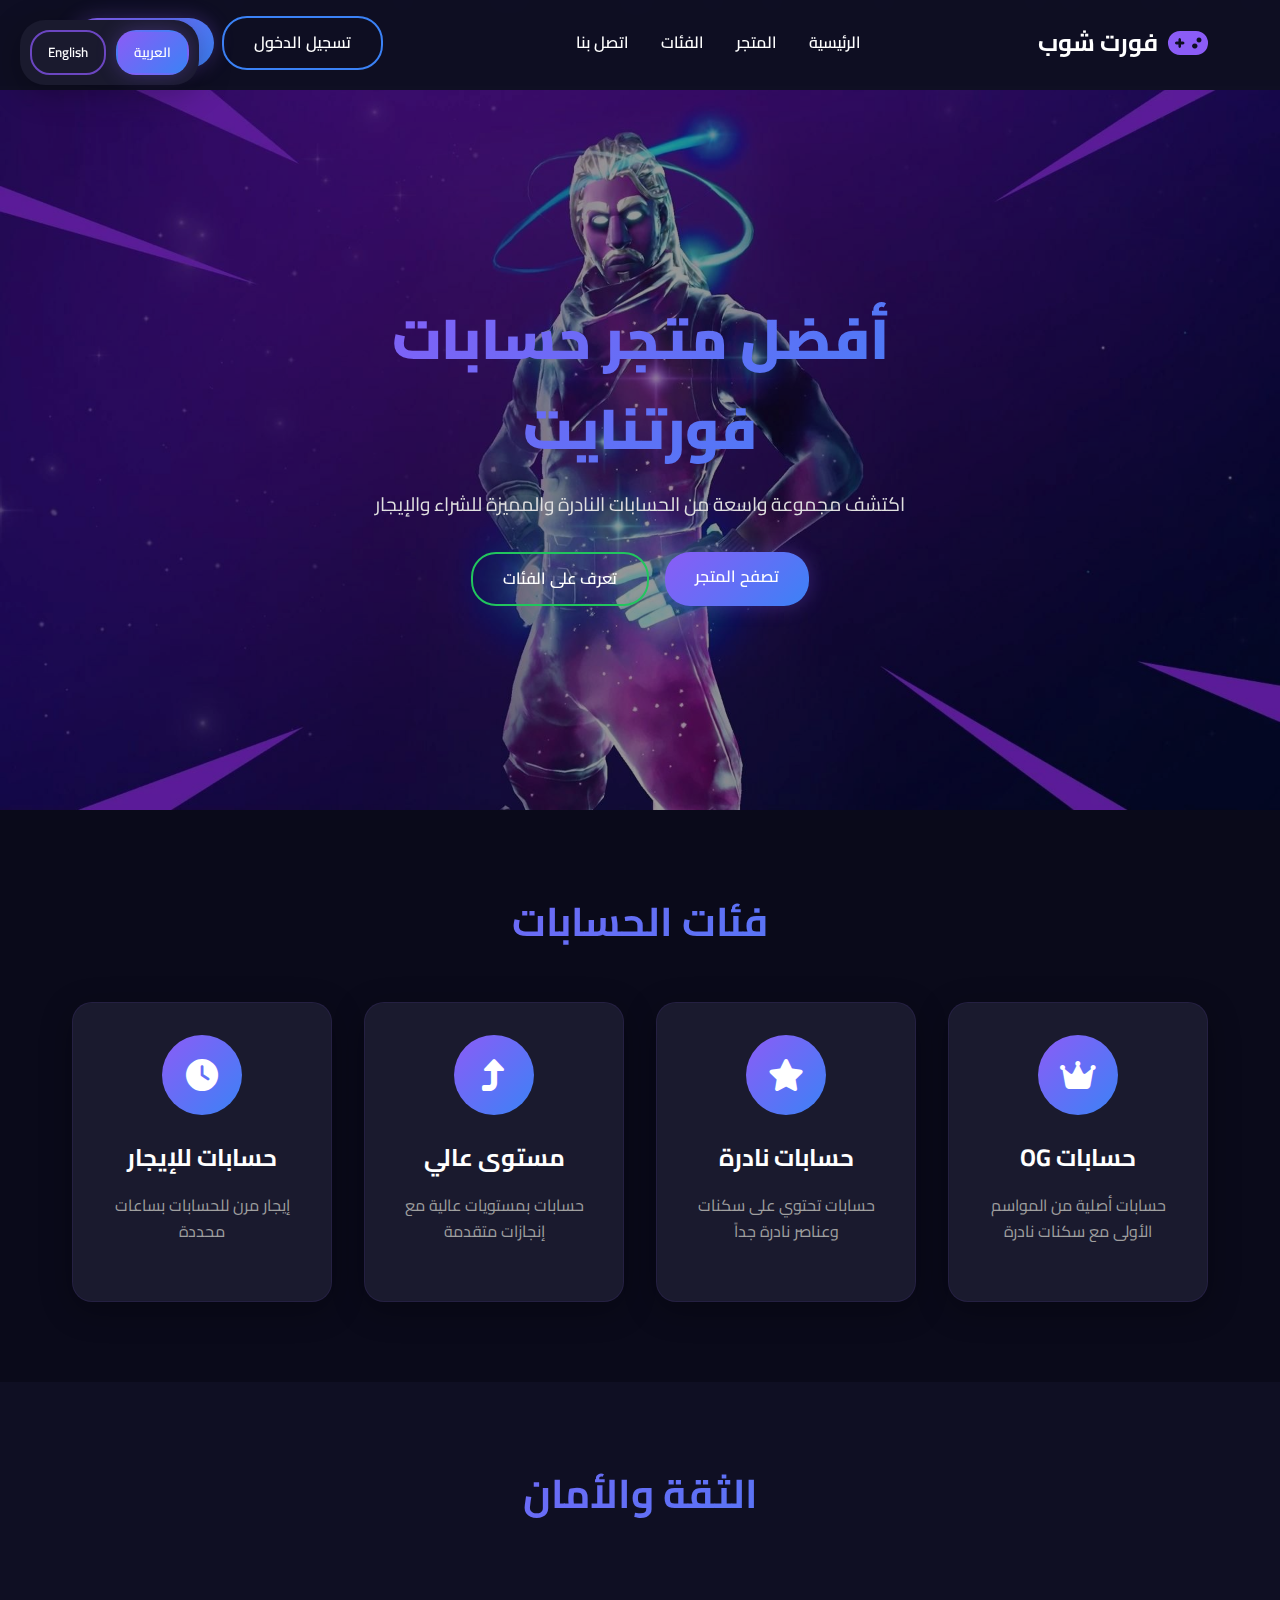
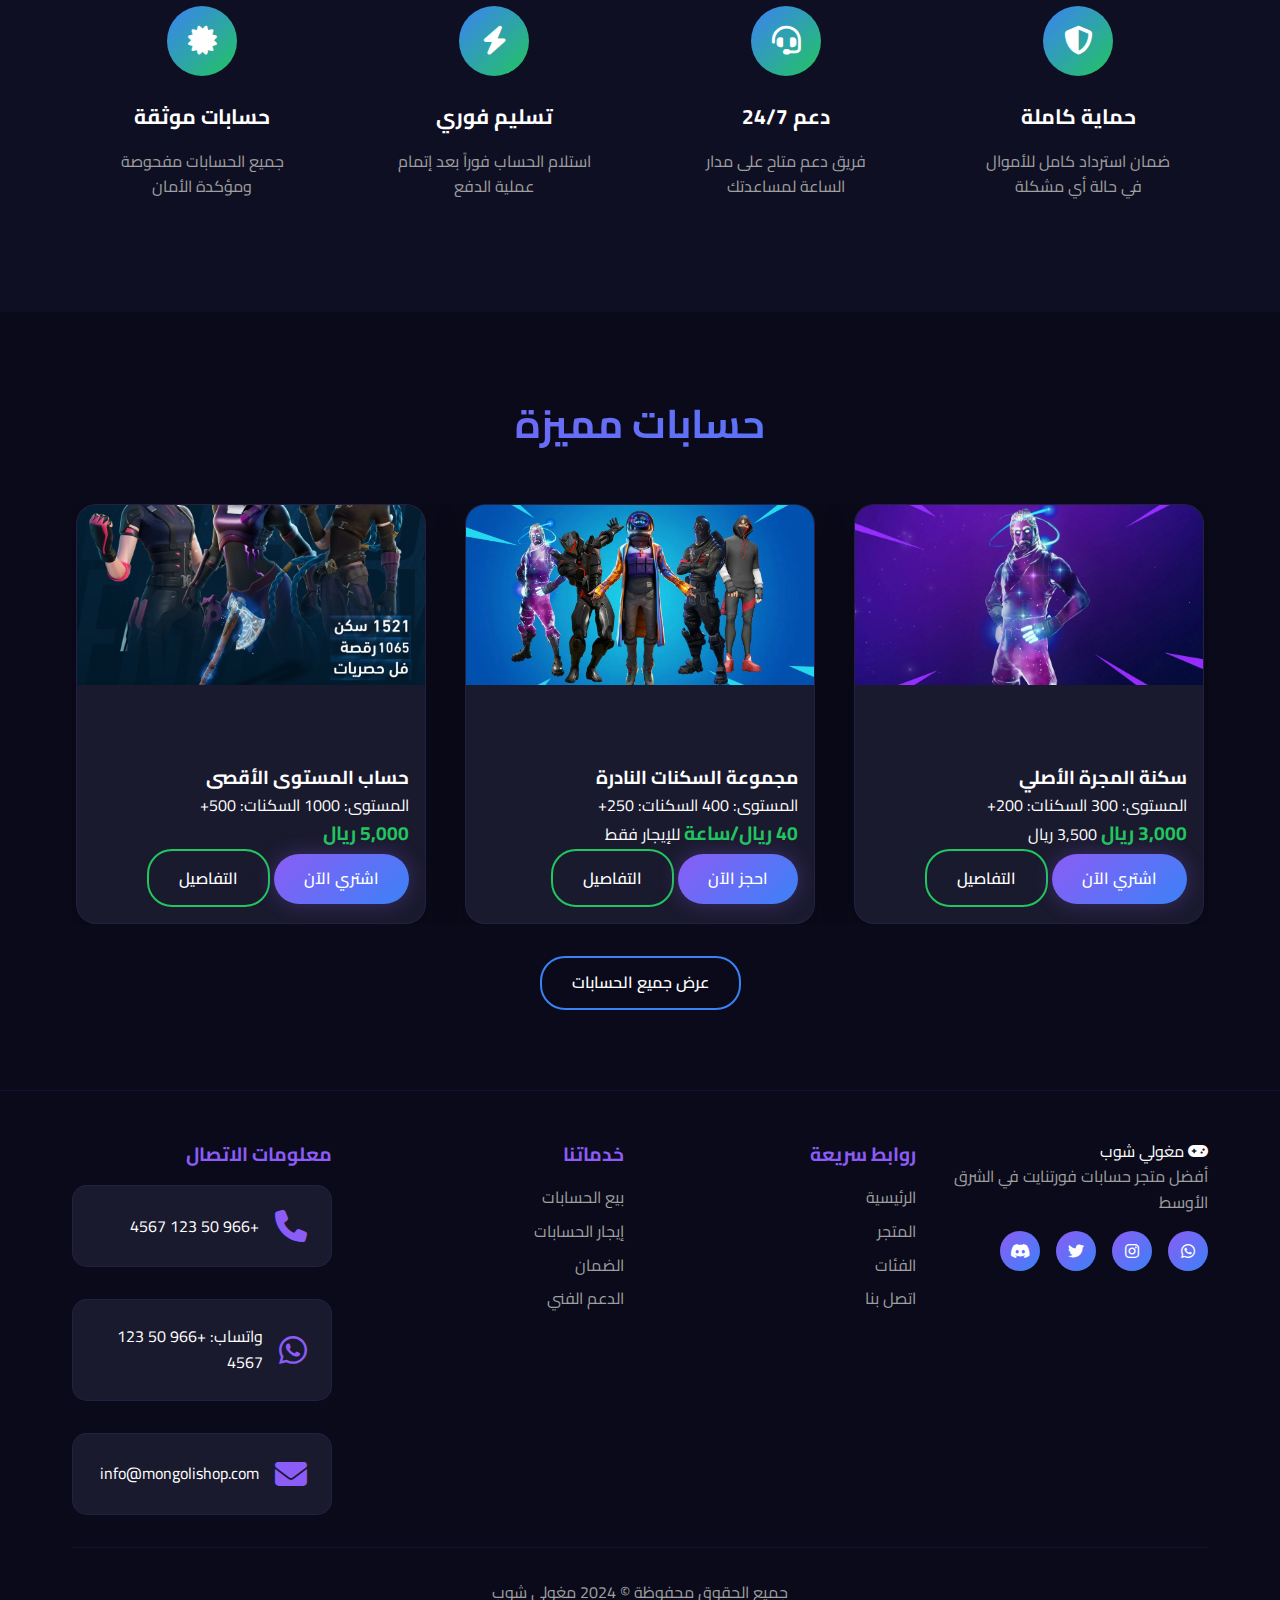
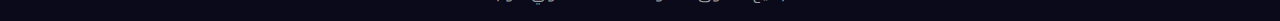
<file: index.html>
<!DOCTYPE html>
<html lang="ar" dir="rtl">
<head>
    <meta charset="UTF-8">
    <meta name="viewport" content="width=device-width, initial-scale=1.0">
    <title>مغولي شوب - أفضل متجر حسابات فورتنايت</title>
    <link rel="stylesheet" href="styles.css">
    <link href="https://fonts.googleapis.com/css2?family=Cairo:wght@300;400;600;700;900&family=Orbitron:wght@400;700;900&display=swap" rel="stylesheet">
    <link rel="stylesheet" href="https://cdnjs.cloudflare.com/ajax/libs/font-awesome/6.4.0/css/all.min.css">
</head>
<body>
    <!-- Language Toggle -->
    <div class="language-toggle">
        <button class="lang-btn active" data-lang="ar">العربية</button>
        <button class="lang-btn" data-lang="en">English</button>
    </div>

    <!-- Navigation -->
    <nav class="navbar">
        <div class="nav-container">
            <div class="nav-logo">
                <i class="fas fa-gamepad"></i>
                <span class="logo-text" data-ar="فورت شوب" data-en="FortShop">فورت شوب</span>
            </div>
            <ul class="nav-menu">
                <li><a href="#home" class="nav-link active" data-ar="الرئيسية" data-en="Home">الرئيسية</a></li>
                <li><a href="shop.html" class="nav-link" data-ar="المتجر" data-en="Shop">المتجر</a></li>
                <li><a href="#categories" class="nav-link" data-ar="الفئات" data-en="Categories">الفئات</a></li>
                <li><a href="#contact" class="nav-link" data-ar="اتصل بنا" data-en="Contact">اتصل بنا</a></li>
            </ul>
            <div class="auth-buttons">
                <a href="login.html" class="btn btn-secondary">تسجيل الدخول</a>
                <a href="signup.html" class="btn btn-primary">إنشاء حساب</a>
            </div>
            <div class="hamburger">
                <span></span>
                <span></span>
                <span></span>
            </div>
        </div>
    </nav>

    <!-- Hero Section -->
    <section class="hero">
        <div class="hero-bg"></div>
        <div class="hero-content">
            <h1 class="hero-title">أفضل متجر حسابات فورتنايت</h1>
            <p class="hero-subtitle">اكتشف مجموعة واسعة من الحسابات النادرة والمميزة للشراء والإيجار</p>
            <div class="hero-buttons">
                <a href="shop.html" class="btn btn-primary">تصفح المتجر</a>
                <a href="#categories" class="btn btn-outline">تعرف على الفئات</a>
            </div>
        </div>
    </section>

    <!-- Categories Section -->
    <section id="categories" class="categories">
        <div class="container">
            <h2 class="section-title" data-ar="فئات الحسابات" data-en="Account Categories">فئات الحسابات</h2>
            <div class="categories-grid">
                <div class="category-card">
                    <div class="category-icon">
                        <i class="fas fa-crown"></i>
                    </div>
                    <h3 data-ar="حسابات OG" data-en="OG Accounts">حسابات OG</h3>
                    <p data-ar="حسابات أصلية من المواسم الأولى مع سكنات نادرة" data-en="Original accounts from early seasons with rare skins">حسابات أصلية من المواسم الأولى مع سكنات نادرة</p>
                </div>
                <div class="category-card">
                    <div class="category-icon">
                        <i class="fas fa-star"></i>
                    </div>
                    <h3 data-ar="حسابات نادرة" data-en="Rare Accounts">حسابات نادرة</h3>
                    <p data-ar="حسابات تحتوي على سكنات وعناصر نادرة جداً" data-en="Accounts with extremely rare skins and items">حسابات تحتوي على سكنات وعناصر نادرة جداً</p>
                </div>
                <div class="category-card">
                    <div class="category-icon">
                        <i class="fas fa-level-up-alt"></i>
                    </div>
                    <h3 data-ar="مستوى عالي" data-en="High Level">مستوى عالي</h3>
                    <p data-ar="حسابات بمستويات عالية مع إنجازات متقدمة" data-en="High-level accounts with advanced achievements">حسابات بمستويات عالية مع إنجازات متقدمة</p>
                </div>
                <div class="category-card">
                    <div class="category-icon">
                        <i class="fas fa-clock"></i>
                    </div>
                    <h3 data-ar="حسابات للإيجار" data-en="Rental Accounts">حسابات للإيجار</h3>
                    <p data-ar="إيجار مرن للحسابات بساعات محددة" data-en="Flexible rental for accounts with specific hours">إيجار مرن للحسابات بساعات محددة</p>
                </div>
            </div>
        </div>
    </section>

    <!-- Trust & Safety Section -->
    <section class="trust-safety">
        <div class="container">
            <h2 class="section-title" data-ar="الثقة والأمان" data-en="Trust & Safety">الثقة والأمان</h2>
            <div class="trust-grid">
                <div class="trust-item">
                    <div class="trust-icon">
                        <i class="fas fa-shield-alt"></i>
                    </div>
                    <h3 data-ar="حماية كاملة" data-en="Full Protection">حماية كاملة</h3>
                    <p data-ar="ضمان استرداد كامل للأموال في حالة أي مشكلة" data-en="Full money-back guarantee in case of any issues">ضمان استرداد كامل للأموال في حالة أي مشكلة</p>
                </div>
                <div class="trust-item">
                    <div class="trust-icon">
                        <i class="fas fa-headset"></i>
                    </div>
                    <h3 data-ar="دعم 24/7" data-en="24/7 Support">دعم 24/7</h3>
                    <p data-ar="فريق دعم متاح على مدار الساعة لمساعدتك" data-en="Support team available 24/7 to help you">فريق دعم متاح على مدار الساعة لمساعدتك</p>
                </div>
                <div class="trust-item">
                    <div class="trust-icon">
                        <i class="fas fa-bolt"></i>
                    </div>
                    <h3 data-ar="تسليم فوري" data-en="Instant Delivery">تسليم فوري</h3>
                    <p data-ar="استلام الحساب فوراً بعد إتمام عملية الدفع" data-en="Receive account immediately after payment">استلام الحساب فوراً بعد إتمام عملية الدفع</p>
                </div>
                <div class="trust-item">
                    <div class="trust-icon">
                        <i class="fas fa-certificate"></i>
                    </div>
                    <h3 data-ar="حسابات موثقة" data-en="Verified Accounts">حسابات موثقة</h3>
                    <p data-ar="جميع الحسابات مفحوصة ومؤكدة الأمان" data-en="All accounts are verified and security confirmed">جميع الحسابات مفحوصة ومؤكدة الأمان</p>
                </div>
            </div>
        </div>
    </section>

    <!-- Featured Accounts Section -->
    <section class="featured-accounts">
        <div class="container">
            <h2 class="section-title" data-ar="حسابات مميزة" data-en="Featured Accounts">حسابات مميزة</h2>
            <div class="accounts-grid">
                <div class="account-card">
                    <div class="card-image">
                        <img src="images/Fortnite-skin-Galaxy.jpg" alt="Galaxy Skin Account">
                        <div class="card-badge og">OG</div>
                        <div class="card-badge rare">نادر</div>
                    </div>
                    <div class="card-content">
                        <h3 class="card-title" data-ar="سكنة المجرة الأصلي" data-en="Original Galaxy Skin">سكنة المجرة الأصلي</h3>
                        <div class="card-stats">
                            <span class="stat" data-ar="المستوى: 300" data-en="Level: 300">المستوى: 300</span>
                            <span class="stat" data-ar="السكنات: 200+" data-en="Skins: 200+">السكنات: 200+</span>
                        </div>
                        <div class="card-price">
                            <span class="price" data-ar="3,000 ريال" data-en="3,000 SAR">3,000 ريال</span>
                            <span class="original-price" data-ar="3,500 ريال" data-en="3,500 SAR">3,500 ريال</span>
                        </div>
                        <div class="card-actions">
                            <a href="shop.html" class="btn btn-primary" data-ar="اشتري الآن" data-en="Buy Now">اشتري الآن</a>
                            <button class="btn btn-outline" data-ar="التفاصيل" data-en="Details">التفاصيل</button>
                        </div>
                    </div>
                </div>

                <div class="account-card">
                    <div class="card-image">
                        <img src="images/what-are-the-rarest-fortnite-skins-in-2023-23030903-1200x675.webp" alt="Rare Skins Collection">
                        <div class="card-badge rental">للإيجار</div>
                        <div class="card-badge rare">نادر</div>
                    </div>
                    <div class="card-content">
                        <h3 class="card-title" data-ar="مجموعة السكنات النادرة" data-en="Rare Skins Collection">مجموعة السكنات النادرة</h3>
                        <div class="card-stats">
                            <span class="stat" data-ar="المستوى: 400" data-en="Level: 400">المستوى: 400</span>
                            <span class="stat" data-ar="السكنات: 250+" data-en="Skins: 250+">السكنات: 250+</span>
                        </div>
                        <div class="card-price">
                            <span class="price" data-ar="40 ريال/ساعة" data-en="40 SAR/Hour">40 ريال/ساعة</span>
                            <span class="rental-note" data-ar="للإيجار فقط" data-en="Rental Only">للإيجار فقط</span>
                        </div>
                        <div class="card-actions">
                            <a href="shop.html" class="btn btn-primary" data-ar="احجز الآن" data-en="Book Now">احجز الآن</a>
                            <button class="btn btn-outline" data-ar="التفاصيل" data-en="Details">التفاصيل</button>
                        </div>
                    </div>
                </div>

                <div class="account-card">
                    <div class="card-image">
                        <img src="images/98bfa4af-44ae-433e-9115-ed809cd3b6de-1000x1000-Q9NHyvPpNWucWo1Hyu3CQBg4mcQaFilt4zJVOBIB.webp" alt="Max Level Account">
                        <div class="card-badge purchase">للشراء</div>
                        <div class="card-badge high-level">مستوى عالي</div>
                    </div>
                    <div class="card-content">
                        <h3 class="card-title" data-ar="حساب المستوى الأقصى" data-en="Max Level Account">حساب المستوى الأقصى</h3>
                        <div class="card-stats">
                            <span class="stat" data-ar="المستوى: 1000" data-en="Level: 1000">المستوى: 1000</span>
                            <span class="stat" data-ar="السكنات: 500+" data-en="Skins: 500+">السكنات: 500+</span>
                        </div>
                        <div class="card-price">
                            <span class="price" data-ar="5,000 ريال" data-en="5,000 SAR">5,000 ريال</span>
                        </div>
                        <div class="card-actions">
                            <a href="shop.html" class="btn btn-primary" data-ar="اشتري الآن" data-en="Buy Now">اشتري الآن</a>
                            <button class="btn btn-outline" data-ar="التفاصيل" data-en="Details">التفاصيل</button>
                        </div>
                    </div>
                </div>
            </div>
            <div class="view-all-container">
                <a href="shop.html" class="btn btn-secondary" data-ar="عرض جميع الحسابات" data-en="View All Accounts">عرض جميع الحسابات</a>
            </div>
        </div>
    </section>

    <!-- Footer -->
    <footer id="contact" class="footer">
        <div class="container">
            <div class="footer-content">
                <div class="footer-section">
                    <div class="footer-logo">
                        <i class="fas fa-gamepad"></i>
                        <span data-ar="مغولي شوب" data-en="MongoliShop">مغولي شوب</span>
                    </div>
                    <p data-ar="أفضل متجر حسابات فورتنايت في الشرق الأوسط" data-en="Best Fortnite account shop in the Middle East">أفضل متجر حسابات فورتنايت في الشرق الأوسط</p>
                    <div class="social-links">
                        <a href="#" class="social-link"><i class="fab fa-whatsapp"></i></a>
                        <a href="#" class="social-link"><i class="fab fa-instagram"></i></a>
                        <a href="#" class="social-link"><i class="fab fa-twitter"></i></a>
                        <a href="#" class="social-link"><i class="fab fa-discord"></i></a>
                    </div>
                </div>
                <div class="footer-section">
                    <h3 data-ar="روابط سريعة" data-en="Quick Links">روابط سريعة</h3>
                    <ul>
                        <li><a href="#home" data-ar="الرئيسية" data-en="Home">الرئيسية</a></li>
                        <li><a href="shop.html" data-ar="المتجر" data-en="Shop">المتجر</a></li>
                        <li><a href="#categories" data-ar="الفئات" data-en="Categories">الفئات</a></li>
                        <li><a href="#contact" data-ar="اتصل بنا" data-en="Contact">اتصل بنا</a></li>
                    </ul>
                </div>
                <div class="footer-section">
                    <h3 data-ar="خدماتنا" data-en="Our Services">خدماتنا</h3>
                    <ul>
                        <li><a href="#" data-ar="بيع الحسابات" data-en="Account Sales">بيع الحسابات</a></li>
                        <li><a href="#" data-ar="إيجار الحسابات" data-en="Account Rental">إيجار الحسابات</a></li>
                        <li><a href="#" data-ar="الضمان" data-en="Warranty">الضمان</a></li>
                        <li><a href="#" data-ar="الدعم الفني" data-en="Technical Support">الدعم الفني</a></li>
                    </ul>
                </div>
                <div class="footer-section">
                    <h3 data-ar="معلومات الاتصال" data-en="Contact Info">معلومات الاتصال</h3>
                    <div class="contact-info">
                        <div class="contact-item">
                            <i class="fas fa-phone"></i>
                            <span data-ar="+966 50 123 4567" data-en="+966 50 123 4567">+966 50 123 4567</span>
                        </div>
                        <div class="contact-item">
                            <i class="fab fa-whatsapp"></i>
                            <span data-ar="واتساب: +966 50 123 4567" data-en="WhatsApp: +966 50 123 4567">واتساب: +966 50 123 4567</span>
                        </div>
                        <div class="contact-item">
                            <i class="fas fa-envelope"></i>
                            <span data-ar="info@mongolishop.com" data-en="info@mongolishop.com">info@mongolishop.com</span>
                        </div>
                    </div>
                </div>
            </div>
            <div class="footer-bottom">
                <p data-ar="جميع الحقوق محفوظة © 2024 مغولي شوب" data-en="All rights reserved © 2024 MongoliShop">جميع الحقوق محفوظة © 2024 مغولي شوب</p>
            </div>
        </div>
    </footer>

    <script src="script.js"></script>
</body>
</html>
</file>
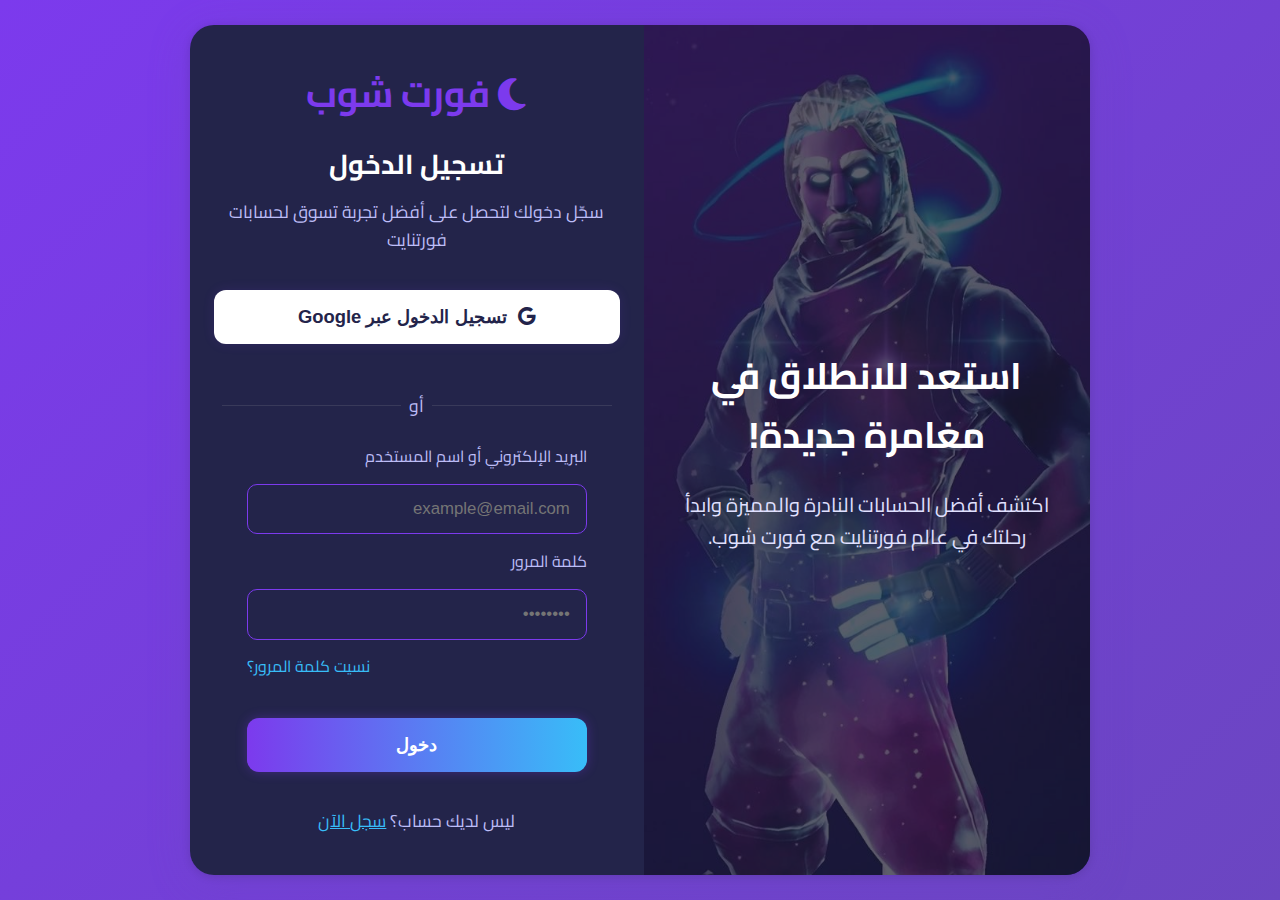
<file: login.html>
<!DOCTYPE html>
<html lang="ar" dir="rtl">
<head>
    <meta charset="UTF-8">
    <meta name="viewport" content="width=device-width, initial-scale=1.0">
    <title>تسجيل الدخول - فورت شوب</title>
    <link rel="stylesheet" href="styles.css">
    <link href="https://fonts.googleapis.com/css2?family=Cairo:wght@400;700&display=swap" rel="stylesheet">
    <link rel="stylesheet" href="https://cdnjs.cloudflare.com/ajax/libs/font-awesome/6.4.0/css/all.min.css">
    <style>
        body.login-bg {
            min-height: 100vh;
            display: flex;
            align-items: center;
            justify-content: center;
            background: linear-gradient(135deg, #7c3aed 0%, #6b46c1 100%);
        }
        .split-container {
            display: flex;
            width: 900px;
            max-width: 98vw;
            min-height: 600px;
            border-radius: 24px;
            box-shadow: 0 8px 40px 0 #6b46c155, 0 1.5px 8px 0 #0002;
            overflow: hidden;
            background: none;
        }
        .split-left {
            flex: 1.1;
            position: relative;
            background: url('images/Fortnite-skin-Galaxy.jpg') center/cover no-repeat;
            display: flex;
            align-items: center;
            justify-content: center;
            min-width: 0;
        }
        .split-left-overlay {
            position: absolute;
            top: 0; left: 0; right: 0; bottom: 0;
            background: rgba(24, 25, 43, 0.7);
            z-index: 1;
        }
        .split-left-content {
            position: relative;
            z-index: 2;
            width: 100%;
            max-width: 500px;
            margin: 0 auto;
            display: flex;
            flex-direction: column;
            align-items: center;
            justify-content: center;
            height: 100%;
            min-height: 400px;
            padding: 2.5rem 1.5rem;
        }
        .split-left-content h2 {
            font-size: 2.3rem;
            margin-bottom: 1.5rem;
            color: #fff;
            text-align: center;
            font-weight: bold;
            letter-spacing: 1px;
        }
        .split-left-content p {
            color: #e0e0ff;
            font-size: 1.25rem;
            margin-bottom: 0;
            text-align: center;
        }
        .split-right {
            flex: 1;
            background: #23244a;
            display: flex;
            flex-direction: column;
            align-items: center;
            justify-content: center;
            min-width: 0;
            padding: 2.5rem 1.5rem;
        }
        .login-card {
            background: none;
            border-radius: 0;
            box-shadow: none;
            padding: 0;
            max-width: 410px;
            width: 100%;
            margin: 0 auto;
            display: flex;
            flex-direction: column;
            align-items: center;
        }
        .login-logo {
            font-size: 2.3rem;
            color: #7c3aed;
            margin-bottom: 1.2rem;
            font-weight: bold;
            display: flex;
            align-items: center;
            gap: 0.5rem;
            letter-spacing: 1px;
        }
        .login-form-title {
            font-size: 1.7rem;
            font-weight: bold;
            margin-bottom: 0.7rem;
            color: #fff;
            text-align: center;
        }
        .login-form-desc {
            color: #bdbdf7;
            margin-bottom: 2.2rem;
            text-align: center;
            font-size: 1.1rem;
        }
        .google-btn {
            width: 100%;
            background: #fff;
            color: #23244a;
            border: none;
            border-radius: 12px;
            padding: 1rem 0;
            font-size: 1.15rem;
            font-weight: bold;
            cursor: pointer;
            margin-bottom: 1.5rem;
            display: flex;
            align-items: center;
            justify-content: center;
            gap: 0.7rem;
            box-shadow: 0 0 12px #7c3aed22;
            transition: box-shadow 0.2s, background 0.2s;
        }
        .google-btn:hover {
            box-shadow: 0 0 24px #7c3aed55;
            background: #f3f3ff;
        }
        .or-divider {
            display: flex;
            align-items: center;
            text-align: center;
            color: #bdbdf7;
            margin: 1.5rem 0 1.5rem 0;
            width: 100%;
            font-size: 1.1rem;
        }
        .or-divider span {
            flex: 1;
            height: 1px;
            background: #393a5a;
            margin: 0 0.5rem;
        }
        .login-form {
            width: 100%;
            max-width: 340px;
            display: flex;
            flex-direction: column;
            gap: 0.7rem;
        }
        .login-form label {
            color: #bdbdf7;
            font-size: 1rem;
            margin-bottom: 0.2rem;
        }
        .login-form input {
            background: #23244a;
            border: 1.5px solid #7c3aed;
            border-radius: 10px;
            color: #fff;
            padding: 0.9rem 1rem;
            font-size: 1.05rem;
            margin-bottom: 0.2rem;
            transition: border 0.2s;
        }
        .login-form input:focus {
            border: 1.5px solid #38bdf8;
            outline: none;
        }
        .login-form .forgot-link {
            color: #38bdf8;
            font-size: 1rem;
            text-align: left;
            margin-bottom: 1.2rem;
            display: block;
            text-decoration: none;
            transition: color 0.2s;
        }
        .login-form .forgot-link:hover {
            color: #7c3aed;
        }
        .login-form .auth-btn {
            background: linear-gradient(90deg, #7c3aed, #38bdf8);
            color: #fff;
            border: none;
            border-radius: 12px;
            padding: 1rem 0;
            font-size: 1.15rem;
            font-weight: bold;
            cursor: pointer;
            transition: box-shadow 0.2s, background 0.2s;
            box-shadow: 0 0 12px #7c3aed55;
            width: 100%;
            margin-top: 0.5rem;
        }
        .login-form .auth-btn:hover {
            box-shadow: 0 0 24px #7c3aed99;
            background: linear-gradient(90deg, #38bdf8, #7c3aed);
        }
        .login-form .switch-link {
            color: #bdbdf7;
            font-size: 1.08rem;
            text-align: center;
            margin-top: 1.5rem;
        }
        .login-form .switch-link a {
            color: #38bdf8;
            text-decoration: underline;
            transition: color 0.2s;
        }
        .login-form .switch-link a:hover {
            color: #7c3aed;
        }
        @media (max-width: 900px) {
            .split-container { flex-direction: column; min-height: 0; width: 100vw; border-radius: 0; }
            .split-left, .split-right { flex: unset; width: 100%; min-width: 0; min-height: 0; border-radius: 0; }
            .split-left-content { max-width: 95vw; }
            .login-form { max-width: 95vw; }
        }
        @media (max-width: 600px) {
            .split-container { width: 100vw; border-radius: 0; }
            .split-left, .split-right { padding: 1.5rem 0.5rem; }
        }
    </style>
</head>
<body class="login-bg">
    <div class="split-container">
        <div class="split-left">
            <div class="split-left-overlay"></div>
            <div class="split-left-content">
                <h2>استعد للانطلاق في مغامرة جديدة!</h2>
                <p>اكتشف أفضل الحسابات النادرة والمميزة وابدأ رحلتك في عالم فورتنايت مع فورت شوب.</p>
            </div>
        </div>
        <div class="split-right">
            <div class="login-card">
                <div class="login-logo"><i class="fas fa-moon"></i> فورت شوب</div>
                <div class="login-form-title">تسجيل الدخول</div>
                <div class="login-form-desc">سجّل دخولك لتحصل على أفضل تجربة تسوق لحسابات فورتنايت</div>
                <button class="google-btn" onclick="alert('Google login integration goes here!')"><i class="fab fa-google"></i>تسجيل الدخول عبر Google</button>
                <div class="or-divider"><span></span>أو<span></span></div>
                <form class="login-form" autocomplete="off">
                    <label for="login-email">البريد الإلكتروني أو اسم المستخدم</label>
                    <input type="text" id="login-email" placeholder="example@email.com" required>
                    <label for="login-password">كلمة المرور</label>
                    <input type="password" id="login-password" placeholder="••••••••" required>
                    <a href="#" class="forgot-link">نسيت كلمة المرور؟</a>
                    <button type="submit" class="auth-btn">دخول</button>
                    <div class="switch-link">ليس لديك حساب؟ <a href="signup.html">سجل الآن</a></div>
                </form>
            </div>
        </div>
    </div>
</body>
</html>
</file>
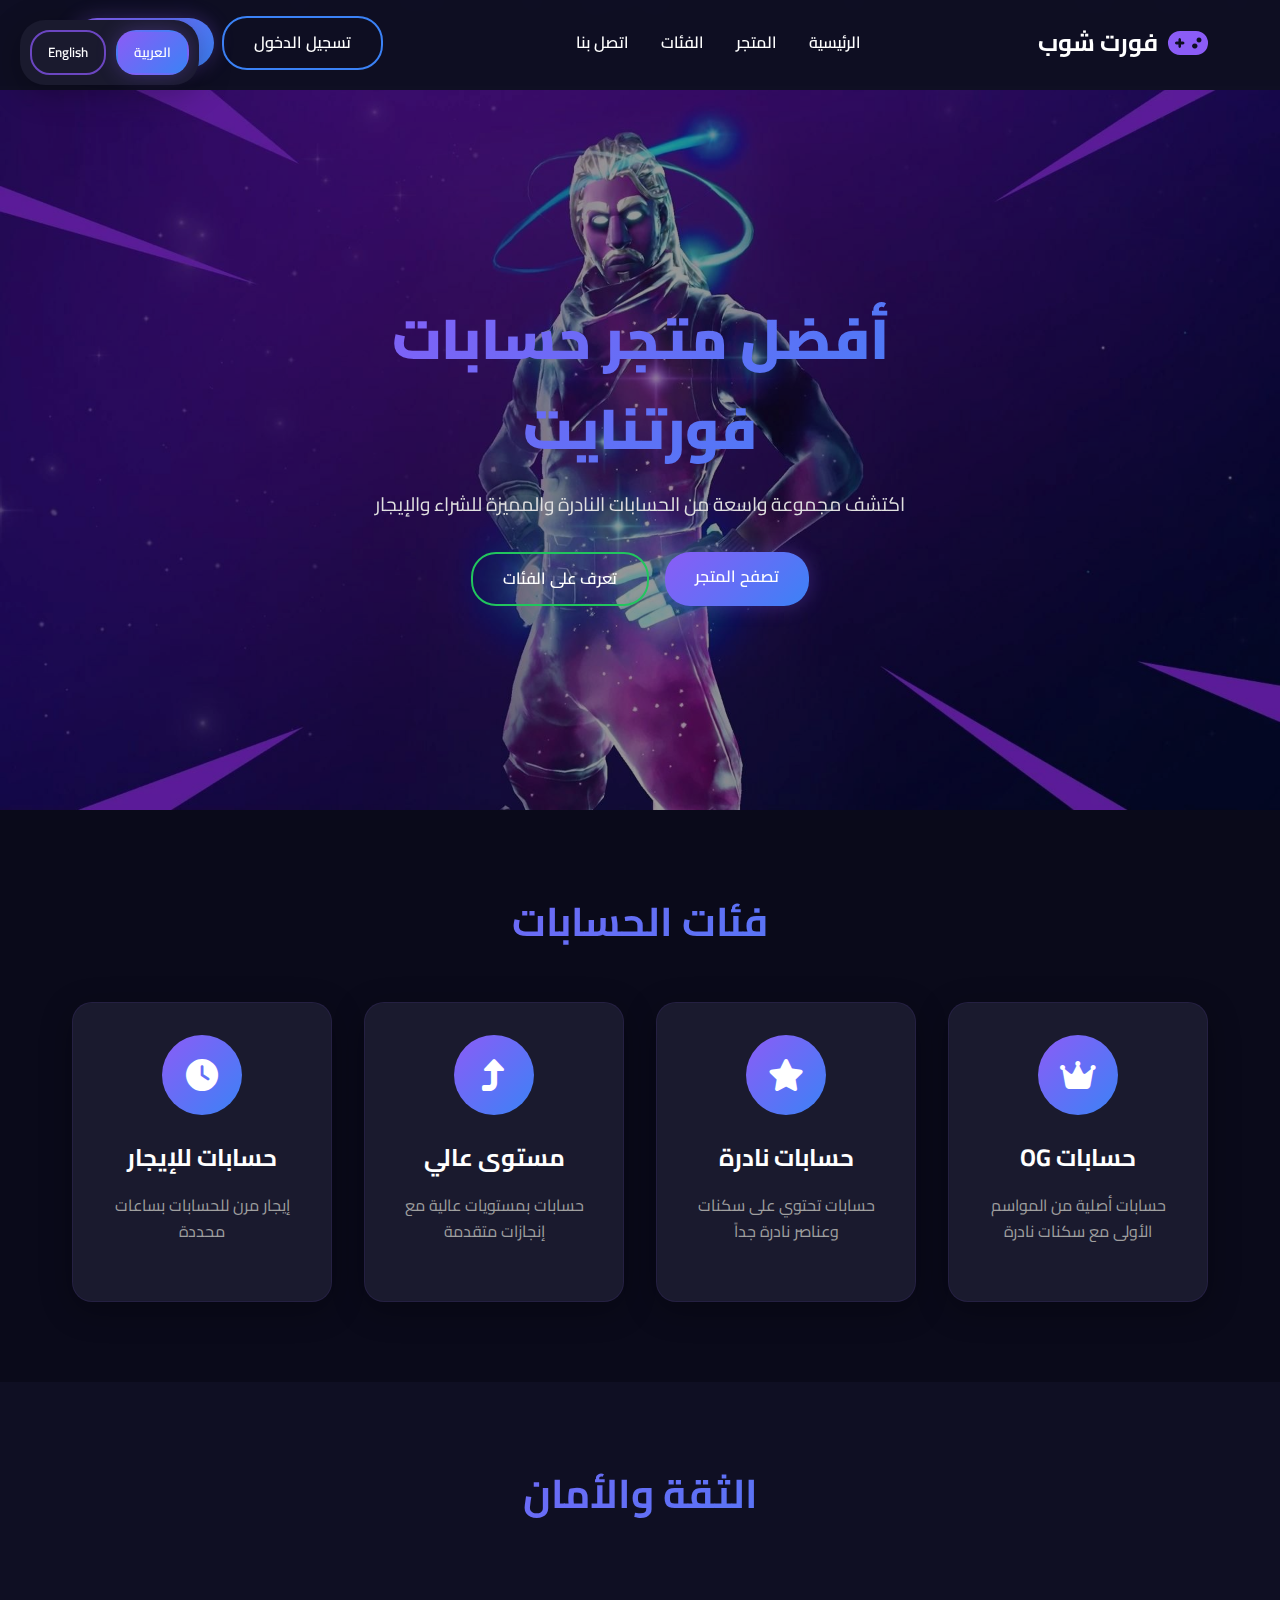
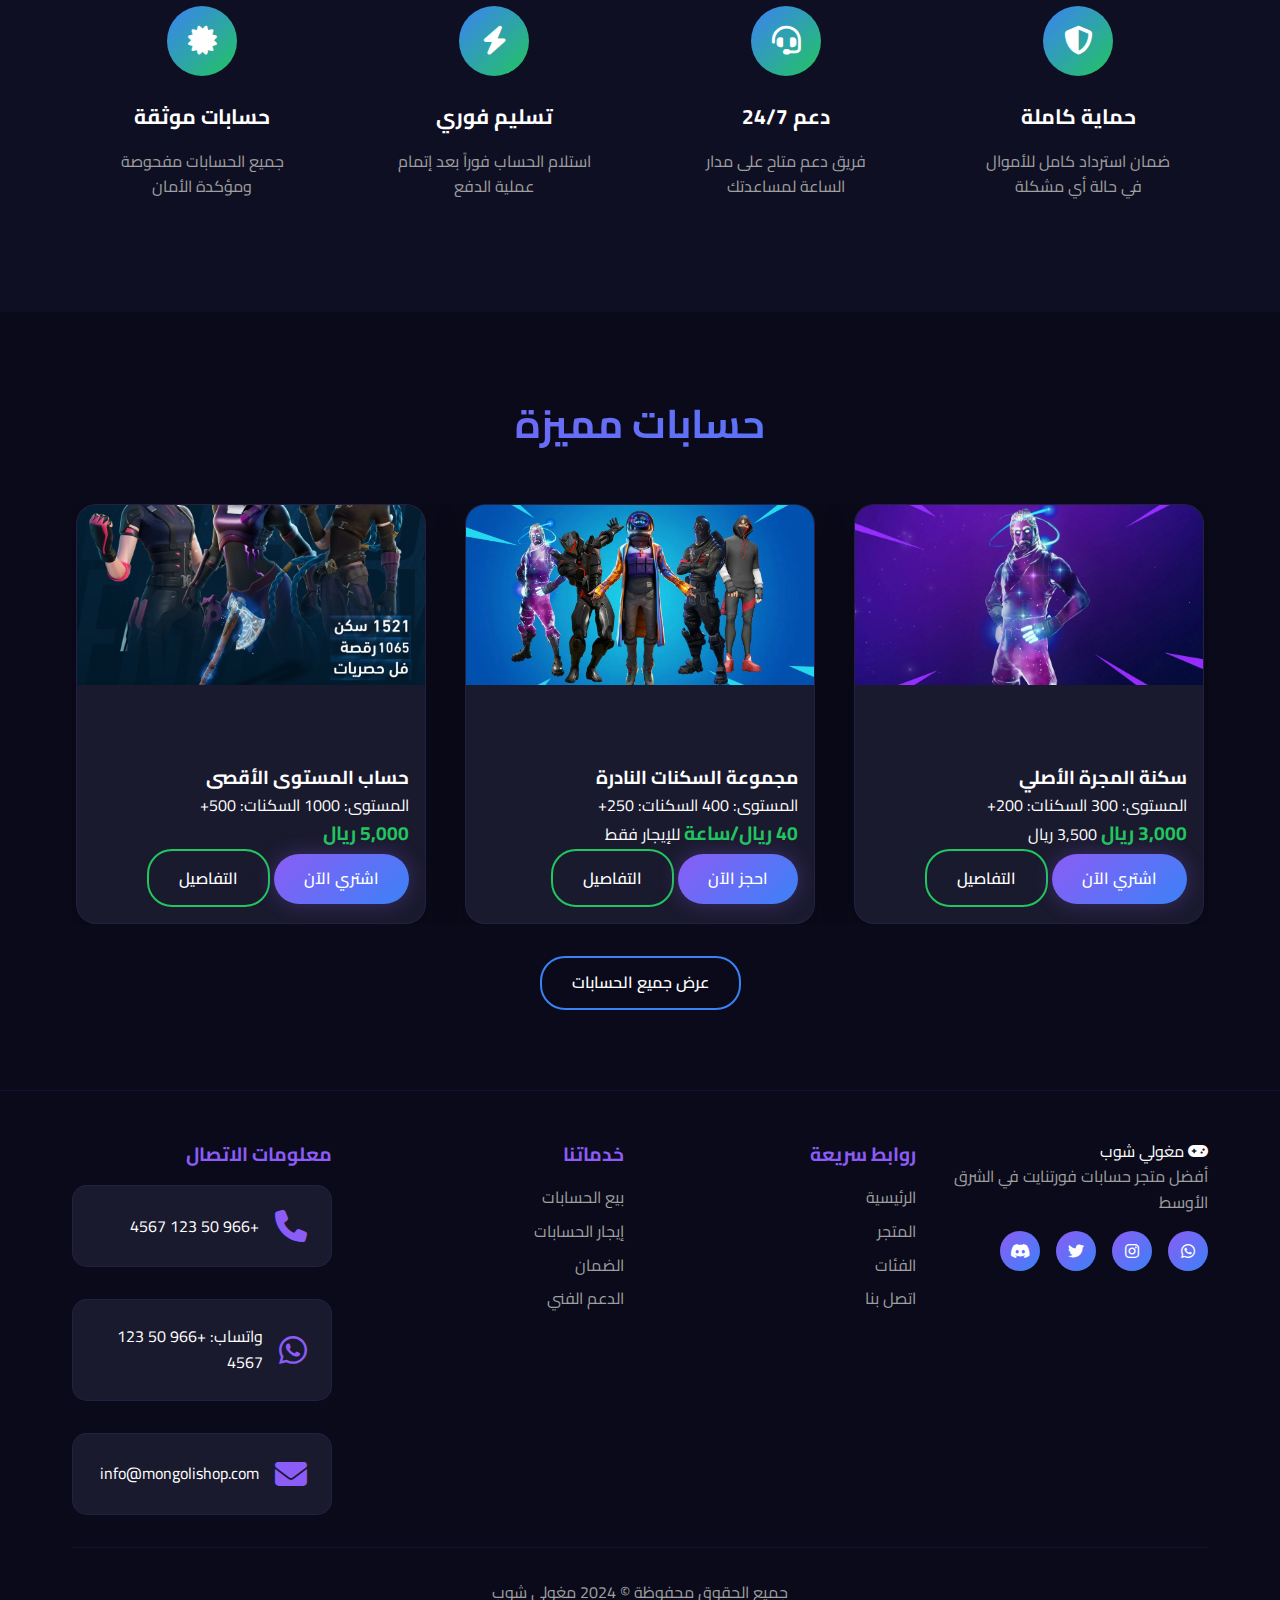
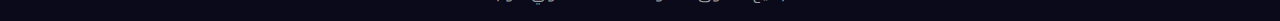
<file: product-panel.html>
<!DOCTYPE html>
<html lang="ar" dir="rtl">
<head>
    <meta charset="UTF-8">
    <meta name="viewport" content="width=device-width, initial-scale=1.0">
    <title>لوحة إضافة حساب - متجر فورت</title>
    <link rel="stylesheet" href="styles.css">
    <link href="https://fonts.googleapis.com/css2?family=Cairo:wght@400;700&display=swap" rel="stylesheet">
    <link rel="stylesheet" href="https://cdnjs.cloudflare.com/ajax/libs/font-awesome/6.4.0/css/all.min.css">
    <style>
        body.panel-bg {background: #18192b; min-height: 100vh; display: flex; align-items: center; justify-content: center;}
        .panel-container {background: #23244a; border-radius: 18px; box-shadow: 0 0 32px #7c3aed44; padding: 2.5rem 2rem; max-width: 500px; width: 100%;}
        .panel-title {color: #fff; font-family: 'Cairo', sans-serif; font-size: 2rem; margin-bottom: 1.5rem; text-align: center;}
        .panel-form {display: flex; flex-direction: column; gap: 1.2rem;}
        .panel-form label {color: #bdbdf7; font-size: 1rem; margin-bottom: 0.3rem;}
        .panel-form input, .panel-form select, .panel-form textarea {background: #18192b; border: 1px solid #7c3aed; border-radius: 8px; color: #fff; padding: 0.7rem 1rem; font-size: 1rem;}
        .panel-form textarea {resize: vertical; min-height: 60px;}
        .panel-form .input-group {position: relative;}
        .panel-form .panel-btn {background: linear-gradient(90deg, #7c3aed, #38bdf8); color: #fff; border: none; border-radius: 8px; padding: 0.8rem; font-size: 1.1rem; font-weight: bold; cursor: pointer; transition: box-shadow 0.2s; box-shadow: 0 0 12px #7c3aed55;}
        .panel-form .panel-btn:hover {box-shadow: 0 0 24px #7c3aed99;}
        .panel-form .image-upload {display: flex; align-items: center; gap: 1rem;}
        .panel-form .image-upload input[type='file'] {display: none;}
        .panel-form .image-upload label {background: #7c3aed; color: #fff; padding: 0.5rem 1rem; border-radius: 8px; cursor: pointer;}
        .panel-form .image-preview {width: 60px; height: 60px; border-radius: 8px; object-fit: cover; border: 2px solid #38bdf8;}
        @media (max-width: 600px) {.panel-container {padding: 1.5rem 0.5rem;}}
    </style>
</head>
<body class="panel-bg">
    <div class="panel-container">
        <div class="panel-title" data-ar="إضافة حساب جديد" data-en="Add New Account">إضافة حساب جديد</div>
        <form class="panel-form" autocomplete="off">
            <label for="account-name" data-ar="اسم الحساب" data-en="Account Name">اسم الحساب</label>
            <input type="text" id="account-name" required>
            <label for="skins" data-ar="عدد السكنات" data-en="Number of Skins">عدد السكنات</label>
            <input type="number" id="skins" min="0" required>
            <label for="dances" data-ar="عدد الرقصات" data-en="Number of Dances">عدد الرقصات</label>
            <input type="number" id="dances" min="0" required>
            <label for="pickaxes" data-ar="عدد البيكاكسات" data-en="Number of Pickaxes">عدد البيكاكسات</label>
            <input type="number" id="pickaxes" min="0" required>
            <label for="created" data-ar="سنة الإنشاء" data-en="Creation Year">سنة الإنشاء</label>
            <input type="number" id="created" min="2017" max="2024" required>
            <label for="price" data-ar="السعر (ريال)" data-en="Price (SAR)">السعر (ريال)</label>
            <input type="number" id="price" min="0" required>
            <label for="original-price" data-ar="السعر الأصلي (اختياري)" data-en="Original Price (optional)">السعر الأصلي (اختياري)</label>
            <input type="number" id="original-price" min="0">
            <label for="type" data-ar="نوع الحساب" data-en="Account Type">نوع الحساب</label>
            <select id="type" required>
                <option value="purchase" data-ar="للشراء" data-en="Purchase">للشراء</option>
                <option value="rental" data-ar="للإيجار" data-en="Rental">للإيجار</option>
            </select>
            <div class="image-upload">
                <label for="image">تحميل صورة</label>
                <input type="file" id="image" accept="image/*">
                <img src="" alt="Preview" class="image-preview" style="display:none;">
            </div>
            <label for="features" data-ar="المميزات" data-en="Features">المميزات</label>
            <textarea id="features" placeholder="مثال: حساب آمن وموثق، دعم 24/7، ..."></textarea>
            <button type="submit" class="panel-btn" data-ar="إضافة الحساب" data-en="Add Account">إضافة الحساب</button>
        </form>
    </div>
    <script>
    // Simple admin check (replace with real auth in production)
    if (localStorage.getItem('isAdmin') !== 'true') {
        window.location.href = 'index.html';
    }

    // Image preview
    document.getElementById('image').onchange = function(e) {
        const file = e.target.files[0];
        const preview = document.querySelector('.image-preview');
        if (file) {
            preview.src = URL.createObjectURL(file);
            preview.style.display = 'block';
        } else {
            preview.src = '';
            preview.style.display = 'none';
        }
    };
    </script>
</body>
</html>
</file>
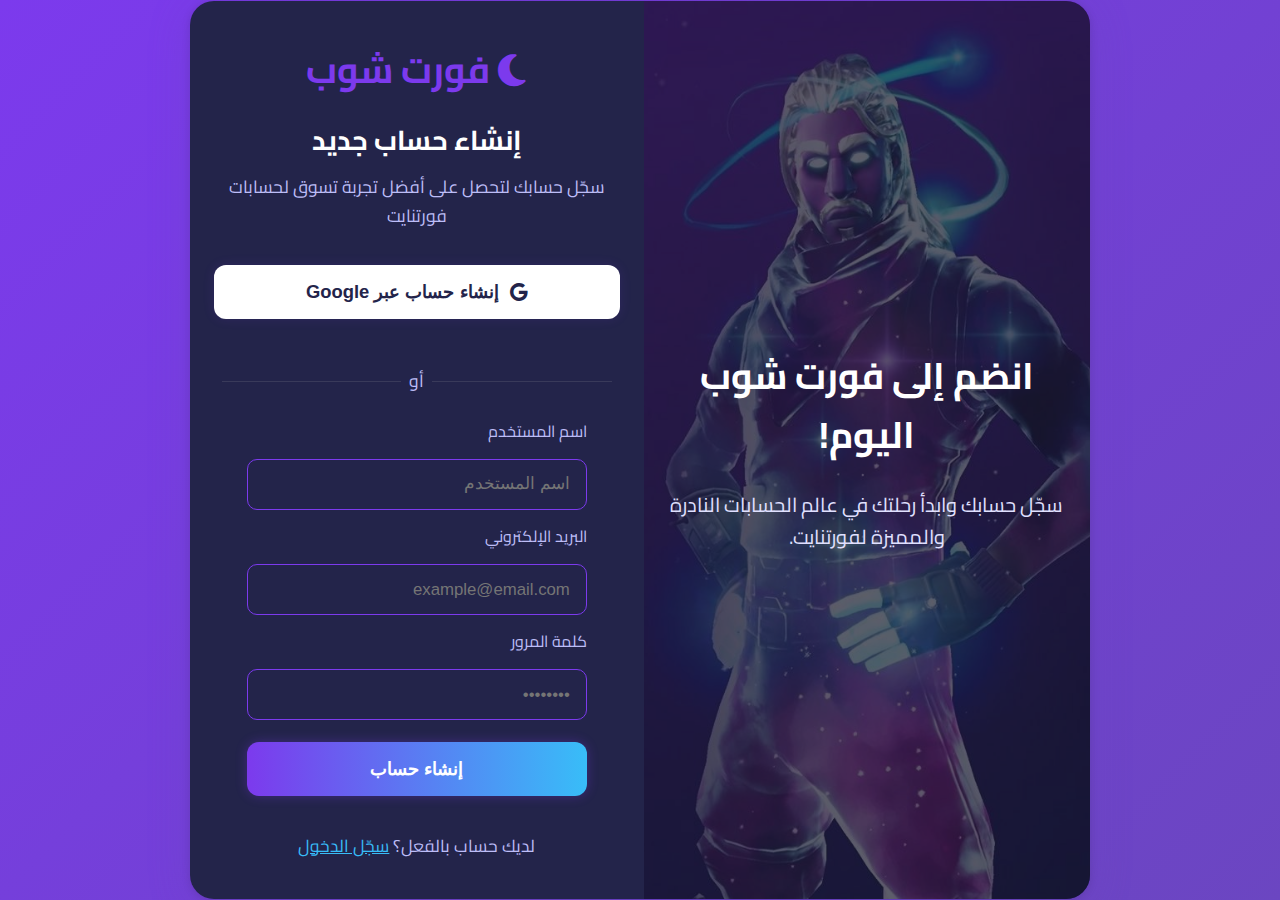
<file: signup.html>
<!DOCTYPE html>
<html lang="ar" dir="rtl">
<head>
    <meta charset="UTF-8">
    <meta name="viewport" content="width=device-width, initial-scale=1.0">
    <title>إنشاء حساب - فورت شوب</title>
    <link rel="stylesheet" href="styles.css">
    <link href="https://fonts.googleapis.com/css2?family=Cairo:wght@400;700&display=swap" rel="stylesheet">
    <link rel="stylesheet" href="https://cdnjs.cloudflare.com/ajax/libs/font-awesome/6.4.0/css/all.min.css">
    <style>
        body.signup-bg {
            min-height: 100vh;
            display: flex;
            align-items: center;
            justify-content: center;
            background: linear-gradient(135deg, #7c3aed 0%, #6b46c1 100%);
        }
        .split-container {
            display: flex;
            width: 900px;
            max-width: 98vw;
            min-height: 600px;
            border-radius: 24px;
            box-shadow: 0 8px 40px 0 #6b46c155, 0 1.5px 8px 0 #0002;
            overflow: hidden;
            background: none;
        }
        .split-left {
            flex: 1.1;
            position: relative;
            background: url('images/Fortnite-skin-Galaxy.jpg') center/cover no-repeat;
            display: flex;
            align-items: center;
            justify-content: center;
            min-width: 0;
        }
        .split-left-overlay {
            position: absolute;
            top: 0; left: 0; right: 0; bottom: 0;
            background: rgba(24, 25, 43, 0.7);
            z-index: 1;
        }
        .split-left-content {
            position: relative;
            z-index: 2;
            width: 100%;
            max-width: 500px;
            margin: 0 auto;
            display: flex;
            flex-direction: column;
            align-items: center;
            justify-content: center;
            height: 100%;
            min-height: 400px;
            padding: 2.5rem 1.5rem;
        }
        .split-left-content h2 {
            font-size: 2.3rem;
            margin-bottom: 1.5rem;
            color: #fff;
            text-align: center;
            font-weight: bold;
            letter-spacing: 1px;
        }
        .split-left-content p {
            color: #e0e0ff;
            font-size: 1.25rem;
            margin-bottom: 0;
            text-align: center;
        }
        .split-right {
            flex: 1;
            background: #23244a;
            display: flex;
            flex-direction: column;
            align-items: center;
            justify-content: center;
            min-width: 0;
            padding: 2.5rem 1.5rem;
        }
        .signup-card {
            background: none;
            border-radius: 0;
            box-shadow: none;
            padding: 0;
            max-width: 410px;
            width: 100%;
            margin: 0 auto;
            display: flex;
            flex-direction: column;
            align-items: center;
        }
        .signup-logo {
            font-size: 2.3rem;
            color: #7c3aed;
            margin-bottom: 1.2rem;
            font-weight: bold;
            display: flex;
            align-items: center;
            gap: 0.5rem;
            letter-spacing: 1px;
        }
        .signup-form-title {
            font-size: 1.7rem;
            font-weight: bold;
            margin-bottom: 0.7rem;
            color: #fff;
            text-align: center;
        }
        .signup-form-desc {
            color: #bdbdf7;
            margin-bottom: 2.2rem;
            text-align: center;
            font-size: 1.1rem;
        }
        .google-btn {
            width: 100%;
            background: #fff;
            color: #23244a;
            border: none;
            border-radius: 12px;
            padding: 1rem 0;
            font-size: 1.15rem;
            font-weight: bold;
            cursor: pointer;
            margin-bottom: 1.5rem;
            display: flex;
            align-items: center;
            justify-content: center;
            gap: 0.7rem;
            box-shadow: 0 0 12px #7c3aed22;
            transition: box-shadow 0.2s, background 0.2s;
        }
        .google-btn:hover {
            box-shadow: 0 0 24px #7c3aed55;
            background: #f3f3ff;
        }
        .or-divider {
            display: flex;
            align-items: center;
            text-align: center;
            color: #bdbdf7;
            margin: 1.5rem 0 1.5rem 0;
            width: 100%;
            font-size: 1.1rem;
        }
        .or-divider span {
            flex: 1;
            height: 1px;
            background: #393a5a;
            margin: 0 0.5rem;
        }
        .signup-form {
            width: 100%;
            max-width: 340px;
            display: flex;
            flex-direction: column;
            gap: 0.7rem;
        }
        .signup-form label {
            color: #bdbdf7;
            font-size: 1rem;
            margin-bottom: 0.2rem;
        }
        .signup-form input {
            background: #23244a;
            border: 1.5px solid #7c3aed;
            border-radius: 10px;
            color: #fff;
            padding: 0.9rem 1rem;
            font-size: 1.05rem;
            margin-bottom: 0.2rem;
            transition: border 0.2s;
        }
        .signup-form input:focus {
            border: 1.5px solid #38bdf8;
            outline: none;
        }
        .signup-form .auth-btn {
            background: linear-gradient(90deg, #7c3aed, #38bdf8);
            color: #fff;
            border: none;
            border-radius: 12px;
            padding: 1rem 0;
            font-size: 1.15rem;
            font-weight: bold;
            cursor: pointer;
            transition: box-shadow 0.2s, background 0.2s;
            box-shadow: 0 0 12px #7c3aed55;
            width: 100%;
            margin-top: 0.5rem;
        }
        .signup-form .auth-btn:hover {
            box-shadow: 0 0 24px #7c3aed99;
            background: linear-gradient(90deg, #38bdf8, #7c3aed);
        }
        .signup-form .switch-link {
            color: #bdbdf7;
            font-size: 1.08rem;
            text-align: center;
            margin-top: 1.5rem;
        }
        .signup-form .switch-link a {
            color: #38bdf8;
            text-decoration: underline;
            transition: color 0.2s;
        }
        .signup-form .switch-link a:hover {
            color: #7c3aed;
        }
        @media (max-width: 900px) {
            .split-container { flex-direction: column; min-height: 0; width: 100vw; border-radius: 0; }
            .split-left, .split-right { flex: unset; width: 100%; min-width: 0; min-height: 0; border-radius: 0; }
            .split-left-content { max-width: 95vw; }
            .signup-form { max-width: 95vw; }
        }
        @media (max-width: 600px) {
            .split-container { width: 100vw; border-radius: 0; }
            .split-left, .split-right { padding: 1.5rem 0.5rem; }
        }
    </style>
</head>
<body class="signup-bg">
    <div class="split-container">
        <div class="split-left">
            <div class="split-left-overlay"></div>
            <div class="split-left-content">
                <h2>انضم إلى فورت شوب اليوم!</h2>
                <p>سجّل حسابك وابدأ رحلتك في عالم الحسابات النادرة والمميزة لفورتنايت.</p>
            </div>
        </div>
        <div class="split-right">
            <div class="signup-card">
                <div class="signup-logo"><i class="fas fa-moon"></i> فورت شوب</div>
                <div class="signup-form-title">إنشاء حساب جديد</div>
                <div class="signup-form-desc">سجّل حسابك لتحصل على أفضل تجربة تسوق لحسابات فورتنايت</div>
                <button class="google-btn" onclick="alert('Google signup integration goes here!')"><i class="fab fa-google"></i>إنشاء حساب عبر Google</button>
                <div class="or-divider"><span></span>أو<span></span></div>
                <form class="signup-form" autocomplete="off">
                    <label for="signup-username">اسم المستخدم</label>
                    <input type="text" id="signup-username" placeholder="اسم المستخدم" required>
                    <label for="signup-email">البريد الإلكتروني</label>
                    <input type="email" id="signup-email" placeholder="example@email.com" required>
                    <label for="signup-password">كلمة المرور</label>
                    <input type="password" id="signup-password" placeholder="••••••••" required>
                    <button type="submit" class="auth-btn">إنشاء حساب</button>
                    <div class="switch-link">لديك حساب بالفعل؟ <a href="login.html">سجّل الدخول</a></div>
                </form>
            </div>
        </div>
    </div>
</body>
</html>
</file>
<file: styles.css>
/* Reset and Base Styles */
* {
    margin: 0;
    padding: 0;
    box-sizing: border-box;
}

:root {
    --primary-color: #6b46c1;
    --secondary-color: #06b6d4;
    --accent-color: #10b981;
    --dark-bg: #0f0f23;
    --darker-bg: #0a0a1a;
    --card-bg: #1a1a2e;
    --text-primary: #ffffff;
    --text-secondary: #a0a0a0;
    --neon-purple: #8b5cf6;
    --neon-blue: #3b82f6;
    --neon-green: #22c55e;
    --gradient-primary: linear-gradient(135deg, var(--neon-purple), var(--neon-blue));
    --gradient-secondary: linear-gradient(135deg, var(--neon-blue), var(--neon-green));
    --shadow-neon: 0 0 20px rgba(139, 92, 246, 0.3);
    --shadow-card: 0 8px 32px rgba(0, 0, 0, 0.3);
}

html {
    scroll-behavior: smooth;
}

body {
    font-family: 'Cairo', sans-serif;
    background: var(--dark-bg);
    color: var(--text-primary);
    line-height: 1.6;
    overflow-x: hidden;
}

/* Language Toggle */
.language-toggle {
    position: fixed;
    top: 20px;
    left: 20px;
    z-index: 1000;
    display: flex;
    gap: 10px;
    background: var(--card-bg);
    padding: 10px;
    border-radius: 25px;
    box-shadow: var(--shadow-card);
}

.lang-btn {
    background: transparent;
    border: 2px solid var(--primary-color);
    color: var(--text-primary);
    padding: 8px 16px;
    border-radius: 20px;
    cursor: pointer;
    transition: all 0.3s ease;
    font-family: 'Cairo', sans-serif;
    font-weight: 600;
}

.lang-btn.active {
    background: var(--gradient-primary);
    border-color: transparent;
    box-shadow: var(--shadow-neon);
}

.lang-btn:hover {
    transform: translateY(-2px);
    box-shadow: var(--shadow-neon);
}

/* Navigation */
.navbar {
    position: fixed;
    top: 0;
    width: 100%;
    background: rgba(15, 15, 35, 0.95);
    backdrop-filter: blur(10px);
    z-index: 999;
    padding: 1rem 0;
    transition: all 0.3s ease;
}

.nav-container {
    max-width: 1200px;
    margin: 0 auto;
    display: flex;
    justify-content: space-between;
    align-items: center;
    padding: 0 2rem;
    gap: 2rem;
}

.nav-logo {
    display: flex;
    align-items: center;
    gap: 10px;
    font-size: 1.5rem;
    font-weight: 700;
    color: var(--text-primary);
}

.nav-logo i {
    color: var(--neon-purple);
    font-size: 2rem;
}

.nav-menu {
    display: flex;
    list-style: none;
    gap: 2rem;
}

.nav-link {
    color: var(--text-primary);
    text-decoration: none;
    font-weight: 600;
    transition: all 0.3s ease;
    position: relative;
}

.nav-link:hover {
    color: var(--neon-purple);
}

.nav-link::after {
    content: '';
    position: absolute;
    bottom: -5px;
    left: 0;
    width: 0;
    height: 2px;
    background: var(--gradient-primary);
    transition: width 0.3s ease;
}

.nav-link:hover::after {
    width: 100%;
}

.hamburger {
    display: none;
    flex-direction: column;
    cursor: pointer;
}

.hamburger span {
    width: 25px;
    height: 3px;
    background: var(--text-primary);
    margin: 3px 0;
    transition: 0.3s;
}

/* Hero Section */
.hero {
    position: relative;
    min-height: 80vh;
    display: flex;
    align-items: center;
    justify-content: center;
    margin-top: 90px;
    overflow: hidden;
}

.hero-bg {
    position: absolute;
    top: 0; left: 0; right: 0; bottom: 0;
    background: url('images/Fortnite-skin-Galaxy.jpg') center/cover no-repeat;
    z-index: 1;
    filter: brightness(0.6);
}

.hero-content {
    position: relative;
    z-index: 2;
    text-align: center;
    color: #fff;
    max-width: 700px;
    margin: 0 auto;
}

.hero-title {
    font-size: 3.5rem;
    font-weight: 900;
    margin-bottom: 1rem;
    background: var(--gradient-primary);
    -webkit-background-clip: text;
    -webkit-text-fill-color: transparent;
    background-clip: text;
}

.hero-subtitle {
    font-size: 1.2rem;
    color: #e0e0e0;
    margin-bottom: 2rem;
}

.hero-buttons {
    display: flex;
    gap: 1rem;
    justify-content: center;
    flex-wrap: wrap;
}

.btn {
    padding: 12px 30px;
    border: none;
    border-radius: 25px;
    font-family: 'Cairo', sans-serif;
    font-weight: 600;
    font-size: 1rem;
    cursor: pointer;
    transition: all 0.3s ease;
    text-decoration: none;
    display: inline-block;
    text-align: center;
}

.btn-primary {
    background: var(--gradient-primary);
    color: white;
    box-shadow: var(--shadow-neon);
}

.btn-primary:hover {
    transform: translateY(-3px);
    box-shadow: 0 10px 30px rgba(139, 92, 246, 0.4);
}

.btn-secondary {
    background: transparent;
    color: var(--text-primary);
    border: 2px solid var(--neon-blue);
}

.btn-secondary:hover {
    background: var(--neon-blue);
    transform: translateY(-3px);
    box-shadow: 0 10px 30px rgba(59, 130, 246, 0.4);
}

.btn-outline {
    background: transparent;
    color: var(--text-primary);
    border: 2px solid var(--neon-green);
}

.btn-outline:hover {
    background: var(--neon-green);
    transform: translateY(-3px);
    box-shadow: 0 10px 30px rgba(34, 197, 94, 0.4);
}

.hero-image {
    position: relative;
    display: flex;
    justify-content: center;
    align-items: center;
}

.floating-card {
    background: var(--card-bg);
    border-radius: 20px;
    padding: 1rem;
    box-shadow: var(--shadow-card);
    border: 1px solid rgba(139, 92, 246, 0.2);
    animation: float 6s ease-in-out infinite;
    position: relative;
}

.floating-card img {
    width: 100%;
    border-radius: 15px;
    margin-bottom: 1rem;
}

.card-info h3 {
    color: var(--neon-purple);
    margin-bottom: 0.5rem;
}

.card-info p {
    color: var(--text-secondary);
    margin-bottom: 0.5rem;
}

.price {
    color: var(--neon-green);
    font-weight: 700;
    font-size: 1.2rem;
}

@keyframes float {
    0%, 100% { transform: translateY(0px); }
    50% { transform: translateY(-20px); }
}

/* Container */
.container {
    max-width: 1200px;
    margin: 0 auto;
    padding: 0 2rem;
}

/* Section Titles */
.section-title {
    text-align: center;
    font-size: 2.5rem;
    font-weight: 700;
    margin-bottom: 3rem;
    background: var(--gradient-primary);
    -webkit-background-clip: text;
    -webkit-text-fill-color: transparent;
    background-clip: text;
}

/* Categories Section */
.categories {
    padding: 5rem 0;
    background: var(--darker-bg);
}

.categories-grid {
    display: flex;
    flex-direction: row;
    gap: 2rem;
    justify-content: center;
    flex-wrap: nowrap;
    overflow-x: unset;
}

.category-card {
    min-width: 320px;
    flex: 0 0 320px;
    background: var(--card-bg);
    padding: 2rem;
    border-radius: 20px;
    text-align: center;
    box-shadow: var(--shadow-card);
    border: 1px solid rgba(139, 92, 246, 0.1);
    transition: all 0.3s ease;
}

.category-card:hover {
    transform: translateY(-10px);
    box-shadow: 0 20px 40px rgba(139, 92, 246, 0.2);
    border-color: var(--neon-purple);
}

.category-icon {
    width: 80px;
    height: 80px;
    margin: 0 auto 1.5rem;
    background: var(--gradient-primary);
    border-radius: 50%;
    display: flex;
    align-items: center;
    justify-content: center;
    font-size: 2rem;
    color: white;
}

.category-card h3 {
    font-size: 1.5rem;
    margin-bottom: 1rem;
    color: var(--text-primary);
}

.category-card p {
    color: var(--text-secondary);
    margin-bottom: 1.5rem;
    line-height: 1.6;
}

@media (max-width: 1400px) {
    .category-card {
        min-width: 260px;
        flex: 0 0 260px;
    }
}

@media (max-width: 900px) {
    .categories-grid {
        gap: 1rem;
        flex-wrap: wrap;
    }
    .category-card {
        min-width: 220px;
        flex: 1 1 220px;
    }
}

/* Trust & Safety Section */
.trust-safety {
    padding: 5rem 0;
    background: var(--dark-bg);
}

.trust-grid {
    display: grid;
    grid-template-columns: repeat(auto-fit, minmax(250px, 1fr));
    gap: 2rem;
}

.trust-item {
    text-align: center;
    padding: 2rem;
}

.trust-icon {
    width: 70px;
    height: 70px;
    margin: 0 auto 1.5rem;
    background: var(--gradient-secondary);
    border-radius: 50%;
    display: flex;
    align-items: center;
    justify-content: center;
    font-size: 1.8rem;
    color: white;
}

.trust-item h3 {
    font-size: 1.3rem;
    margin-bottom: 1rem;
    color: var(--text-primary);
}

.trust-item p {
    color: var(--text-secondary);
    line-height: 1.6;
}

/* Featured Accounts Section */
.featured-accounts {
    padding: 5rem 0;
    background: var(--darker-bg);
}

.accounts-grid {
    display: flex;
    flex-direction: row;
    justify-content: center;
    align-items: stretch;
    gap: 2rem;
    flex-wrap: nowrap;
    overflow-x: auto;
}

.account-card {
    min-width: 350px;
    max-width: 350px;
    height: 420px;
    display: flex;
    flex-direction: column;
    justify-content: flex-start;
    align-items: stretch;
    background: var(--card-bg);
    overflow: hidden;
    box-shadow: var(--shadow-card);
    border: 1px solid rgba(139, 92, 246, 0.1);
    border-radius: 20px;
    padding: 0;
    margin: 0 auto;
    transition: all 0.3s ease;
}

.account-card:hover {
    transform: translateY(-10px);
    box-shadow: 0 20px 40px rgba(139, 92, 246, 0.2);
    border-color: var(--neon-purple);
}

.account-image, .card-image {
    height: 180px;
    max-height: 180px;
    overflow: hidden;
}

.account-image img, .card-image img {
    height: 100%;
    width: 100%;
    object-fit: cover;
}

.card-content, .account-info {
    padding: 1rem;
    flex: 1 1 auto;
    display: flex;
    flex-direction: column;
    justify-content: flex-end;
}

.account-badge {
    position: absolute;
    top: 15px;
    right: 15px;
    background: var(--gradient-primary);
    color: white;
    padding: 5px 15px;
    border-radius: 15px;
    font-size: 0.8rem;
    font-weight: 600;
}

.account-info h3 {
    font-size: 1.3rem;
    margin-bottom: 0.5rem;
    color: var(--text-primary);
}

.account-level, .account-skins {
    color: var(--text-secondary);
    margin-bottom: 0.5rem;
}

.account-price {
    margin: 1rem 0;
}

.account-price .price {
    font-size: 1.5rem;
    font-weight: 700;
    color: var(--neon-green);
}

.account-buttons {
    display: flex;
    gap: 1rem;
    flex-wrap: wrap;
}

.account-buttons .btn {
    flex: 1;
    min-width: 120px;
}

/* Contact Section */
.contact {
    padding: 5rem 0;
    background: var(--dark-bg);
}

.contact-content {
    display: grid;
    grid-template-columns: 1fr 1fr;
    gap: 4rem;
    align-items: start;
}

.contact-info {
    display: flex;
    flex-direction: column;
    gap: 2rem;
}

.contact-item {
    display: flex;
    align-items: center;
    gap: 1rem;
    padding: 1.5rem;
    background: var(--card-bg);
    border-radius: 15px;
    border: 1px solid rgba(139, 92, 246, 0.1);
}

.contact-item i {
    font-size: 2rem;
    color: var(--neon-purple);
}

.contact-item h3 {
    margin-bottom: 0.5rem;
    color: var(--text-primary);
}

.contact-item p {
    color: var(--text-secondary);
}

.contact-form {
    background: var(--card-bg);
    padding: 2rem;
    border-radius: 20px;
    border: 1px solid rgba(139, 92, 246, 0.1);
}

.contact-form form {
    display: flex;
    flex-direction: column;
    gap: 1rem;
}

.contact-form input,
.contact-form textarea {
    padding: 1rem;
    border: 1px solid rgba(139, 92, 246, 0.2);
    border-radius: 10px;
    background: var(--darker-bg);
    color: var(--text-primary);
    font-family: 'Cairo', sans-serif;
    transition: all 0.3s ease;
}

.contact-form input:focus,
.contact-form textarea:focus {
    outline: none;
    border-color: var(--neon-purple);
    box-shadow: 0 0 10px rgba(139, 92, 246, 0.3);
}

.contact-form input::placeholder,
.contact-form textarea::placeholder {
    color: var(--text-secondary);
}

/* Footer */
.footer {
    background: var(--darker-bg);
    padding: 3rem 0 1rem;
    border-top: 1px solid rgba(139, 92, 246, 0.1);
}

.footer-content {
    display: grid;
    grid-template-columns: repeat(auto-fit, minmax(250px, 1fr));
    gap: 2rem;
    margin-bottom: 2rem;
}

.footer-section h3 {
    color: var(--neon-purple);
    margin-bottom: 1rem;
    font-size: 1.2rem;
}

.footer-section p {
    color: var(--text-secondary);
    line-height: 1.6;
    margin-bottom: 1rem;
}

.footer-section ul {
    list-style: none;
}

.footer-section ul li {
    margin-bottom: 0.5rem;
}

.footer-section ul li a {
    color: var(--text-secondary);
    text-decoration: none;
    transition: color 0.3s ease;
}

.footer-section ul li a:hover {
    color: var(--neon-purple);
}

.social-links {
    display: flex;
    gap: 1rem;
}

.social-links a {
    width: 40px;
    height: 40px;
    background: var(--gradient-primary);
    border-radius: 50%;
    display: flex;
    align-items: center;
    justify-content: center;
    color: white;
    text-decoration: none;
    transition: all 0.3s ease;
}

.social-links a:hover {
    transform: translateY(-3px);
    box-shadow: var(--shadow-neon);
}

.footer-bottom {
    text-align: center;
    padding-top: 2rem;
    border-top: 1px solid rgba(139, 92, 246, 0.1);
    color: var(--text-secondary);
}

/* Responsive Design */
@media (max-width: 1200px) {
    .hero-title {
        font-size: 2.5rem;
    }
    .hero-content {
        max-width: 90vw;
        padding: 0 1rem;
    }
    .account-card {
        min-width: 280px;
        max-width: 280px;
        height: 370px;
    }
}

@media (max-width: 768px) {
    .hero {
        min-height: 60vh;
        padding: 2rem 0;
    }
    .hero-title {
        font-size: 2rem;
    }
    .hero-subtitle {
        font-size: 1rem;
    }
    .hero-content {
        padding: 0 0.5rem;
    }
    .hero-buttons {
        flex-direction: column;
        gap: 0.75rem;
    }
    .language-toggle {
        top: 10px;
        left: 10px;
        padding: 8px;
    }
    
    .lang-btn {
        padding: 6px 12px;
        font-size: 0.9rem;
    }
    
    .nav-container {
        padding: 0 1rem;
    }
    
    .nav-menu {
        position: fixed;
        left: -100%;
        top: 70px;
        flex-direction: column;
        background-color: var(--card-bg);
        width: 100%;
        text-align: center;
        transition: 0.3s;
        box-shadow: var(--shadow-card);
        padding: 2rem 0;
    }
    
    .nav-menu.active {
        left: 0;
    }
    
    .hamburger {
        display: flex;
    }
    
    .hamburger.active span:nth-child(1) {
        transform: rotate(-45deg) translate(-5px, 6px);
    }
    
    .hamburger.active span:nth-child(2) {
        opacity: 0;
    }
    
    .hamburger.active span:nth-child(3) {
        transform: rotate(45deg) translate(-5px, -6px);
    }
    
    .contact-content {
        grid-template-columns: 1fr;
        gap: 2rem;
    }
    
    .account-buttons {
        flex-direction: column;
    }
    
    .container {
        padding: 0 1rem;
    }
    
    .section-title {
        font-size: 2rem;
    }
    
    .auth-buttons {
        flex-direction: column;
        gap: 0.5rem;
        margin: 1rem 0 0 0;
    }
}

@media (max-width: 480px) {
    .hero {
        min-height: 45vh;
        padding: 1rem 0;
    }
    .hero-title {
        font-size: 1.3rem;
    }
    .hero-subtitle {
        font-size: 0.9rem;
    }
    .hero-content {
        padding: 0 0.25rem;
    }
    .btn {
        padding: 10px 10px;
        font-size: 0.9rem;
    }
    .accounts-grid {
        grid-template-columns: 1fr;
    }
    
    .categories-grid {
        grid-template-columns: 1fr;
    }
    
    .trust-grid {
        grid-template-columns: 1fr;
    }
}

/* RTL Support for English */
[dir="ltr"] {
    direction: ltr;
    text-align: left;
}

[dir="ltr"] .hero-container {
    direction: ltr;
}

[dir="ltr"] .nav-menu {
    direction: ltr;
}

[dir="ltr"] .footer-content {
    direction: ltr;
}

/* Animation Classes */
.fade-in {
    opacity: 0;
    transform: translateY(30px);
    transition: all 0.6s ease;
}

.fade-in.visible {
    opacity: 1;
    transform: translateY(0);
}

/* Scroll Animations */
.scroll-reveal {
    opacity: 0;
    transform: translateY(50px);
    transition: all 0.8s ease;
}

.scroll-reveal.revealed {
    opacity: 1;
    transform: translateY(0);
}

.auth-buttons {
    display: flex;
    gap: 0.5rem;
    align-items: center;
    margin-right: 1rem;
}

/* Center the view all accounts button */
.view-all-container {
    display: flex;
    justify-content: center;
    margin-top: 2rem;
}

@media (max-width: 900px) {
    .accounts-grid {
        grid-template-columns: 1fr;
    }
    .account-card {
        max-width: 95vw;
    }
}

.badge-container, .card-badges {
    display: flex;
    flex-direction: column;
    align-items: flex-end;
    gap: 10px;
    position: absolute;
    top: 15px;
    right: 15px;
    z-index: 2;
    width: auto;
}

.card-badge {
    position: static !important;
    margin: 0 !important;
    display: inline-block;
    min-width: 40px;
    text-align: center;
    white-space: nowrap;
}

.card-badge.og,
.card-badge.rare,
.card-badge.high-level,
.card-badge.purchase,
.card-badge.rental {
    top: unset !important;
    right: unset !important;
}

@media (max-width: 900px) {
    .nav-container {
        flex-direction: column;
        gap: 1rem;
        align-items: stretch;
    }
    .auth-buttons {
        margin: 0 auto 0 0;
        justify-content: flex-end;
    }
}
</file>
